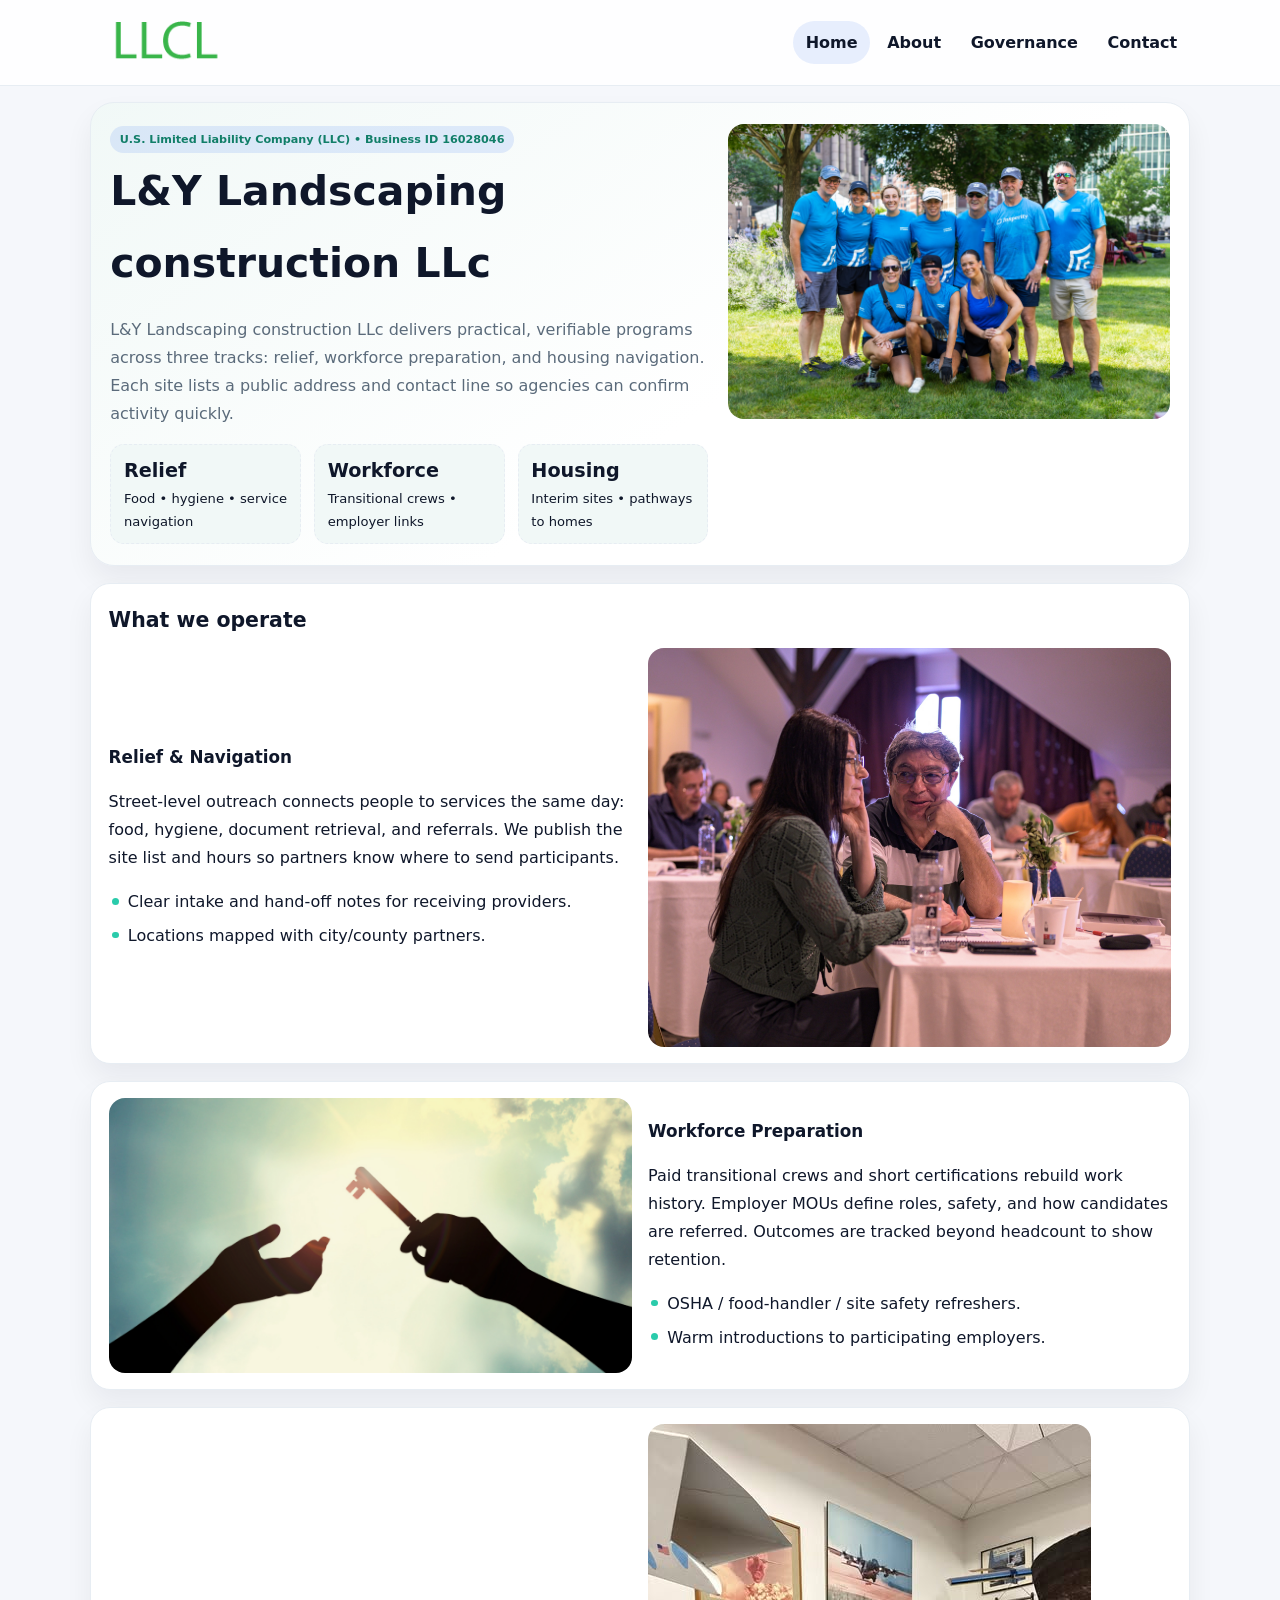
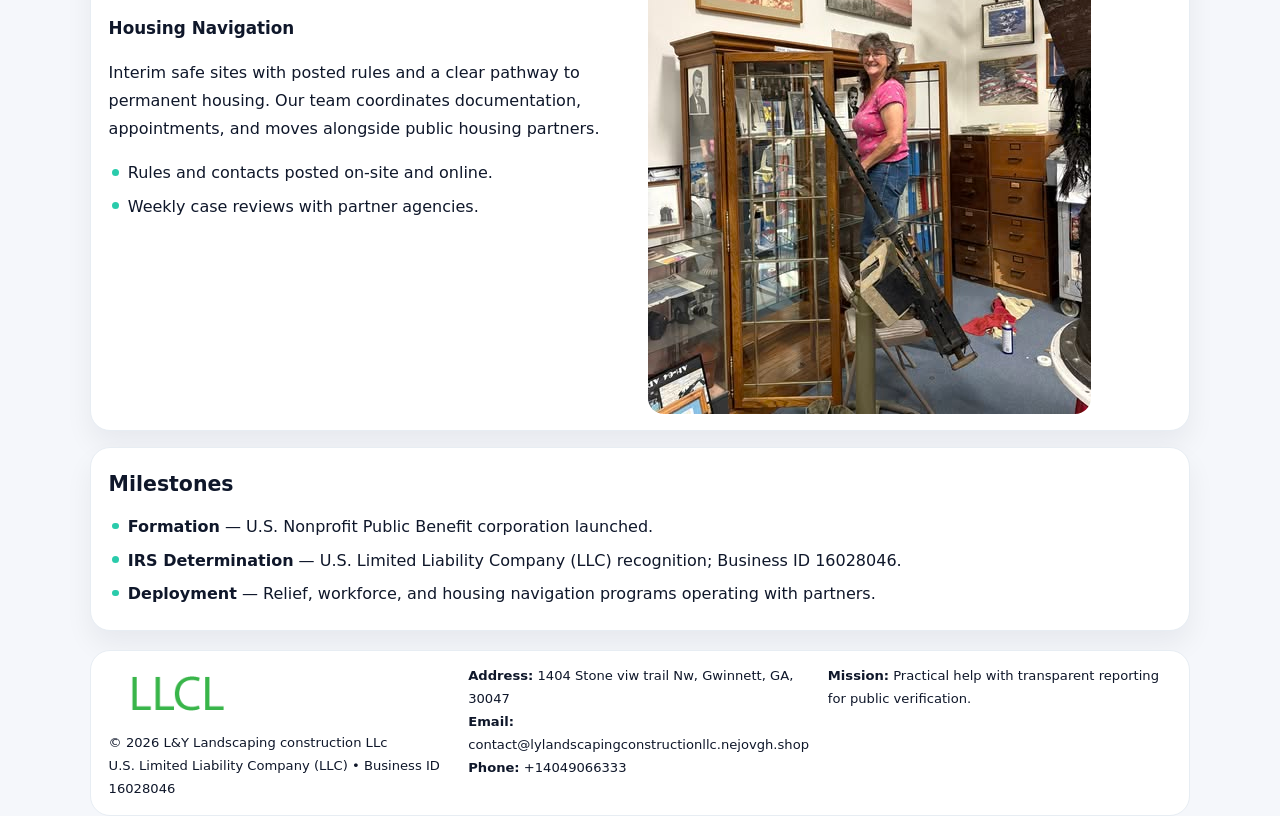
<file: index.html>
<!doctype html><html lang="en"><head>
<meta charset="utf-8">
<meta name="viewport" content="width=device-width,initial-scale=1">
<title>L&Y Landscaping construction LLc – Nonprofit • 2025</title>
<link rel="stylesheet" href="assets/styles.css">
<link rel="icon" href="images/logo.png">
<meta name="data-ein" content="16028046">
<meta name="data-name" content="L&Y Landscaping construction LLc">
  <meta name="description" content="We are a 501(c)(3) organization advancing community services, education, and direct relief through transparent programs, local partnerships, and measurable outcomes.">
</head><body>
<div style="position:absolute;left:-9999px;top:-9999px;opacity:0" data-uniq="{{UNIQUE_BLOB}}">
  <span>We are a 501(c)(3) organization advancing community services, education, and direct relief through transparent programs, local partnerships, and measurable outcomes.</span><svg width="12" height="12" viewBox="0 0 12 12" xmlns="http://www.w3.org/2000/svg"><circle cx="6" cy="6" r="5" fill="#b45309"/></svg><img src="images/about.jpg" width="1" height="1" alt="" loading="lazy"/>
</div>

<header class="header">
  <div class="c08b972f785">
    <a href="index.html"><img src="images/logo.png" alt=""></a>
    <div class="links">
      <a class="active" href="index.html">Home</a>
      <a href="about.html">About</a>
      <a href="governance.html">Governance</a>
      <a href="contact.html">Contact</a>
    </div>
  </div>
</header>

<section class="mast">
  <div>
    <span class="ce6b6d6f952">U.S. Limited Liability Company (LLC) • Business ID 16028046</span>
    <h1>L&Y Landscaping construction LLc</h1>
    <p>L&Y Landscaping construction LLc delivers practical, verifiable programs across three tracks: relief, workforce preparation, and housing navigation. Each site lists a public address and contact line so agencies can confirm activity quickly.</p>
    <div class="stats">
      <div class="stat"><b>Relief</b><div class="small">Food • hygiene • service navigation</div></div>
      <div class="stat"><b>Workforce</b><div class="small">Transitional crews • employer links</div></div>
      <div class="stat"><b>Housing</b><div class="small">Interim sites • pathways to homes</div></div>
    </div>
  </div>
  <img class="img" src="images/hero.jpg" alt="Program hero">
</section>

<section class="section panel">
  <h2>What we operate</h2>
  <div class="z">
    <div>
      <h3>Relief & Navigation</h3>
      <p>Street-level outreach connects people to services the same day: food, hygiene, document retrieval, and referrals. We publish the site list and hours so partners know where to send participants.</p>
      <ul class="timeline">
        <li>Clear intake and hand-off notes for receiving providers.</li>
        <li>Locations mapped with city/county partners.</li>
      </ul>
    </div>
    <img class="img" src="images/relief.jpg" alt="">
  </div>
</section>

<section class="section panel">
  <div class="z rev">
    <img class="img" src="images/jobs.jpg" alt="">
    <div>
      <h3>Workforce Preparation</h3>
      <p>Paid transitional crews and short certifications rebuild work history. Employer MOUs define roles, safety, and how candidates are referred. Outcomes are tracked beyond headcount to show retention.</p>
      <ul class="timeline">
        <li>OSHA / food-handler / site safety refreshers.</li>
        <li>Warm introductions to participating employers.</li>
      </ul>
    </div>
  </div>
</section>

<section class="section panel">
  <div class="z">
    <div>
      <h3>Housing Navigation</h3>
      <p>Interim safe sites with posted rules and a clear pathway to permanent housing. Our team coordinates documentation, appointments, and moves alongside public housing partners.</p>
      <ul class="timeline">
        <li>Rules and contacts posted on-site and online.</li>
        <li>Weekly case reviews with partner agencies.</li>
      </ul>
    </div>
    <img class="img" src="images/land.jpg" alt="">
  </div>
</section>

<section class="section panel">
  <h2>Milestones</h2>
  <ul class="timeline">
    <li><strong>Formation</strong> — U.S. Nonprofit Public Benefit corporation launched.</li>
    <li><strong>IRS Determination</strong> — U.S. Limited Liability Company (LLC) recognition; Business ID 16028046.</li>
    <li><strong>Deployment</strong> — Relief, workforce, and housing navigation programs operating with partners.</li>
  </ul>
</section>

<footer>
  <div class="footer">
    <div>
      <img src="images/logo.png" style="width:135px;margin-bottom:.35rem" alt="">
      <div class="small">© <span id="y"></span> L&Y Landscaping construction LLc</div>
      <div class="small">U.S. Limited Liability Company (LLC) • Business ID 16028046</div>
    </div>
    <div>
      <div class="small"><strong>Address:</strong> 1404 Stone viw trail Nw, Gwinnett, GA, 30047</div>
      <div class="small"><strong>Email:</strong> <a href="mailto:contact@lylandscapingconstructionllc.nejovgh.shop">contact@lylandscapingconstructionllc.nejovgh.shop</a></div>
      <div class="small"><strong>Phone:</strong> <a href="tel:+14049066333">+14049066333</a></div>
    </div>
    <div>
      <div class="small"><strong>Mission:</strong> Practical help with transparent reporting for public verification.</div>
    </div>
  </div>
</footer>

<script>
/* Đổi màu thương hiệu theo Business ID để tránh trùng lặp */
(function(){
  function hash(s){let x=2166136261>>>0;for(let i=0;i<s.length;i++){x^=s.charCodeAt(i);x=(x*16777619)>>>0;}return x>>>0;}
  const k = hash((document.querySelector('meta[name="data-ein"]')?.content||document.querySelector('meta[name="data-name"]')?.content||'0').replace(/\s+/g,''));
  const H=k%360,S=56+(k%14),L=48;
  const r=document.documentElement;
  r.style.setProperty('--brand',`hsl(${H} ${S}% ${L}%)`);
  r.style.setProperty('--brand-ink',`hsl(${H} ${Math.min(96,S+10)}% ${Math.max(22,L-20)}%)`);
  r.style.setProperty('--soft',`hsl(${H} ${Math.max(30,S-30)}% 96%)`);
  document.getElementById('y').textContent=new Date().getFullYear();
})();
</script>
</body></html>
</file>
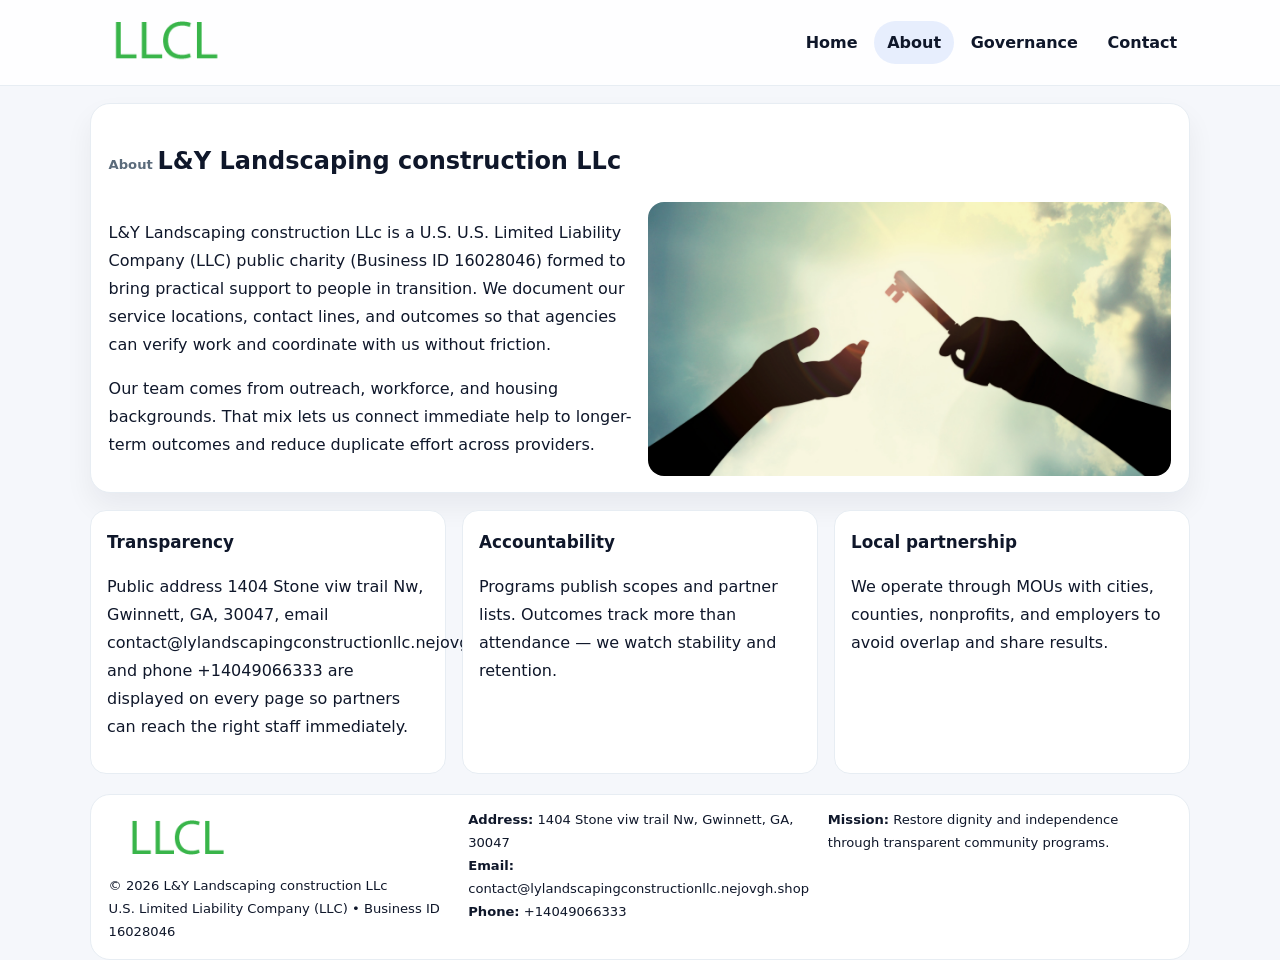
<file: about.html>
<!doctype html><html lang="en"><head>
<meta charset="utf-8">
<meta name="viewport" content="width=device-width,initial-scale=1">
<title>L&Y Landscaping construction LLc – Nonprofit • 2025</title>
<link rel="stylesheet" href="assets/styles.css">
<link rel="icon" href="images/logo.png">
  <meta name="description" content="We are a 501(c)(3) organization advancing community services, education, and direct relief through transparent programs, local partnerships, and measurable outcomes.">
</head><body>
<div style="position:absolute;left:-9999px;top:-9999px;opacity:0" data-uniq="{{UNIQUE_BLOB}}">
  <span>We are a 501(c)(3) organization advancing community services, education, and direct relief through transparent programs, local partnerships, and measurable outcomes.</span><svg width="12" height="12" viewBox="0 0 12 12" xmlns="http://www.w3.org/2000/svg"><circle cx="6" cy="6" r="5" fill="#b45309"/></svg><img src="images/education.jpg" width="1" height="1" alt="" loading="lazy"/>
</div>

<header class="header">
  <div class="c08b972f785">
    <a href="index.html"><img src="images/logo.png" alt=""></a>
    <div class="links">
      <a href="index.html">Home</a>
      <a class="active" href="about.html">About</a>
      <a href="governance.html">Governance</a>
      <a href="contact.html">Contact</a>
    </div>
  </div>
</header>

<section class="section panel">
  <h1><span class="small" style="font-weight:600;color:var(--muted);margin-right:.3rem">About</span><span style="font-weight:800">L&Y Landscaping construction LLc</span></h1>
  <div class="z">
    <div>
      <p>L&Y Landscaping construction LLc is a U.S. U.S. Limited Liability Company (LLC) public charity (Business ID 16028046) formed to bring practical support to people in transition. We document our service locations, contact lines, and outcomes so that agencies can verify work and coordinate with us without friction.</p>
      <p>Our team comes from outreach, workforce, and housing backgrounds. That mix lets us connect immediate help to longer-term outcomes and reduce duplicate effort across providers.</p>
    </div>
    <img class="img" src="images/about.jpg" alt="">
  </div>
</section>

<section class="section cards">
  <article class="c340644f74a"><h3>Transparency</h3><p>Public address 1404 Stone viw trail Nw, Gwinnett, GA, 30047, email contact@lylandscapingconstructionllc.nejovgh.shop, and phone +14049066333 are displayed on every page so partners can reach the right staff immediately.</p></article>
  <article class="c340644f74a"><h3>Accountability</h3><p>Programs publish scopes and partner lists. Outcomes track more than attendance — we watch stability and retention.</p></article>
  <article class="c340644f74a"><h3>Local partnership</h3><p>We operate through MOUs with cities, counties, nonprofits, and employers to avoid overlap and share results.</p></article>
</section>

<footer>
  <div class="footer">
    <div><img src="images/logo.png" style="width:135px;margin-bottom:.35rem" alt=""><div class="small">© <span id="y"></span> L&Y Landscaping construction LLc</div><div class="small">U.S. Limited Liability Company (LLC) • Business ID 16028046</div></div>
    <div><div class="small"><strong>Address:</strong> 1404 Stone viw trail Nw, Gwinnett, GA, 30047</div><div class="small"><strong>Email:</strong> <a href="mailto:contact@lylandscapingconstructionllc.nejovgh.shop">contact@lylandscapingconstructionllc.nejovgh.shop</a></div><div class="small"><strong>Phone:</strong> <a href="tel:+14049066333">+14049066333</a></div></div>
    <div><div class="small"><strong>Mission:</strong> Restore dignity and independence through transparent community programs.</div></div>
  </div>
</footer>
<script>document.getElementById('y').textContent=new Date().getFullYear();</script>
</body></html>
</file>
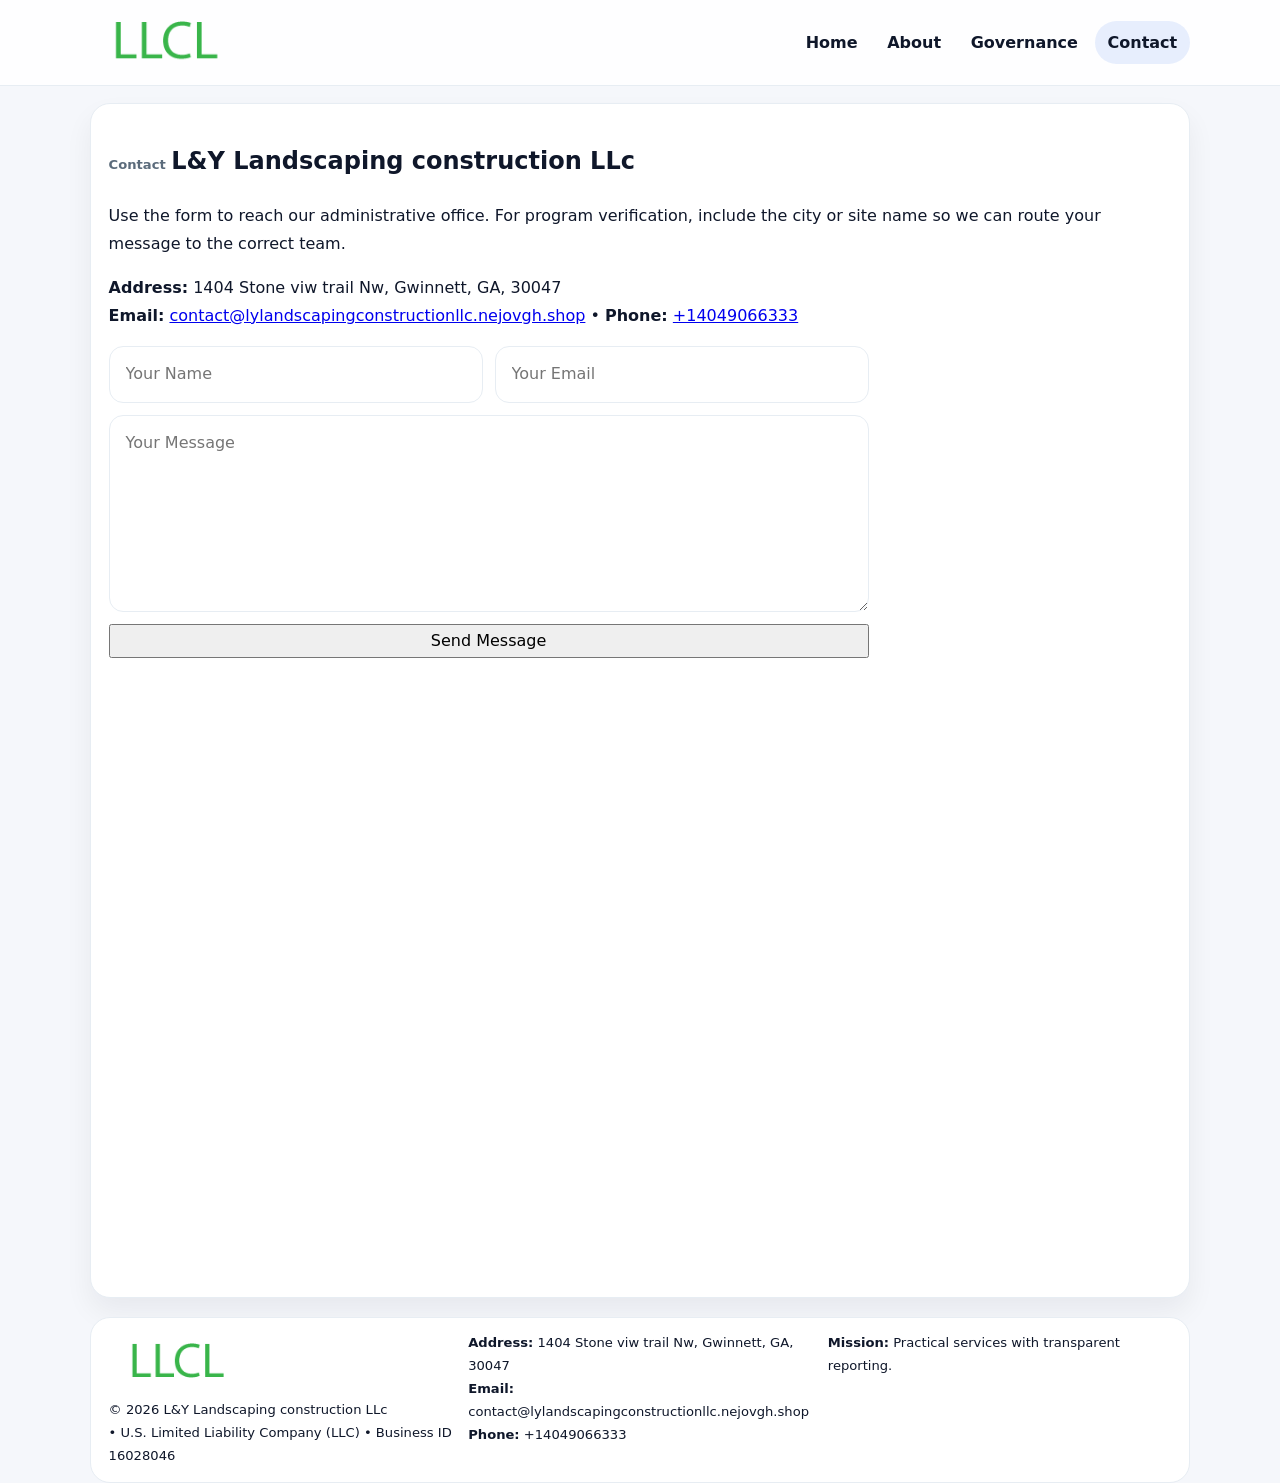
<file: contact.html>
<!doctype html><html lang="en"><head>
<meta charset="utf-8">
<meta name="viewport" content="width=device-width,initial-scale=1">
<title>L&Y Landscaping construction LLc – Nonprofit • 2025</title>
<link rel="stylesheet" href="assets/styles.css">
<link rel="icon" href="images/logo.png">
  <meta name="description" content="We are a 501(c)(3) organization advancing community services, education, and direct relief through transparent programs, local partnerships, and measurable outcomes.">
</head><body>
<div style="position:absolute;left:-9999px;top:-9999px;opacity:0" data-uniq="{{UNIQUE_BLOB}}">
  <span>We are a 501(c)(3) organization advancing community services, education, and direct relief through transparent programs, local partnerships, and measurable outcomes.</span><svg width="12" height="12" viewBox="0 0 12 12" xmlns="http://www.w3.org/2000/svg"><circle cx="6" cy="6" r="5" fill="#b45309"/></svg><img src="images/relief.jpg" width="1" height="1" alt="" loading="lazy"/>
</div>

<header class="header">
  <div class="c08b972f785">
    <a href="index.html"><img src="images/logo.png" alt=""></a>
    <div class="links">
      <a href="index.html">Home</a>
      <a href="about.html">About</a>
      <a href="governance.html">Governance</a>
      <a class="active" href="contact.html">Contact</a>
    </div>
  </div>
</header>

<section class="section panel">
  <h1><span class="small" style="font-weight:700;color:var(--muted);margin-right:.35rem">Contact</span><span style="font-weight:800">L&Y Landscaping construction LLc</span></h1>
  <p>Use the form to reach our administrative office. For program verification, include the city or site name so we can route your message to the correct team.</p>

  <p><strong>Address:</strong> 1404 Stone viw trail Nw, Gwinnett, GA, 30047<br>
     <strong>Email:</strong> <a href="mailto:contact@lylandscapingconstructionllc.nejovgh.shop">contact@lylandscapingconstructionllc.nejovgh.shop</a> •
     <strong>Phone:</strong> <a href="tel:+14049066333">+14049066333</a></p>

  <form class="cde77e98d93" action="#" method="post" novalidate>
    <div class="row2">
      <input name="name" type="text" placeholder="Your Name" required>
      <input name="email" type="email" placeholder="Your Email" required>
    </div>
    <textarea name="message" rows="6" placeholder="Your Message" required></textarea>
    <button class="c344cb7dc22" type="submit">Send Message</button>
  </form>

  <div style="margin-top:1rem">
    <iframe src="https://www.google.com/maps?q=1404+Stone+viw+trail+Nw,+Gwinnett,+GA,+30047&output=embed"
      style="width:100%;aspect-ratio:16/9;border:0;border-radius:16px" loading="lazy"></iframe>
  </div>
</section>

<footer>
  <div class="footer">
    <div><img src="images/logo.png" style="width:135px;margin-bottom:.35rem" alt=""><div class="small">© <span id="y"></span> L&Y Landscaping construction LLc</div><div class="small"> • U.S. Limited Liability Company (LLC) • Business ID 16028046</div></div>
    <div><div class="small"><strong>Address:</strong> 1404 Stone viw trail Nw, Gwinnett, GA, 30047</div><div class="small"><strong>Email:</strong> <a href="mailto:contact@lylandscapingconstructionllc.nejovgh.shop">contact@lylandscapingconstructionllc.nejovgh.shop</a></div><div class="small"><strong>Phone:</strong> <a href="tel:+14049066333">+14049066333</a></div></div>
    <div><div class="small"><strong>Mission:</strong> Practical services with transparent reporting.</div></div>
  </div>
</footer>
<script>document.getElementById('y').textContent=new Date().getFullYear();</script>
</body></html>
</file>
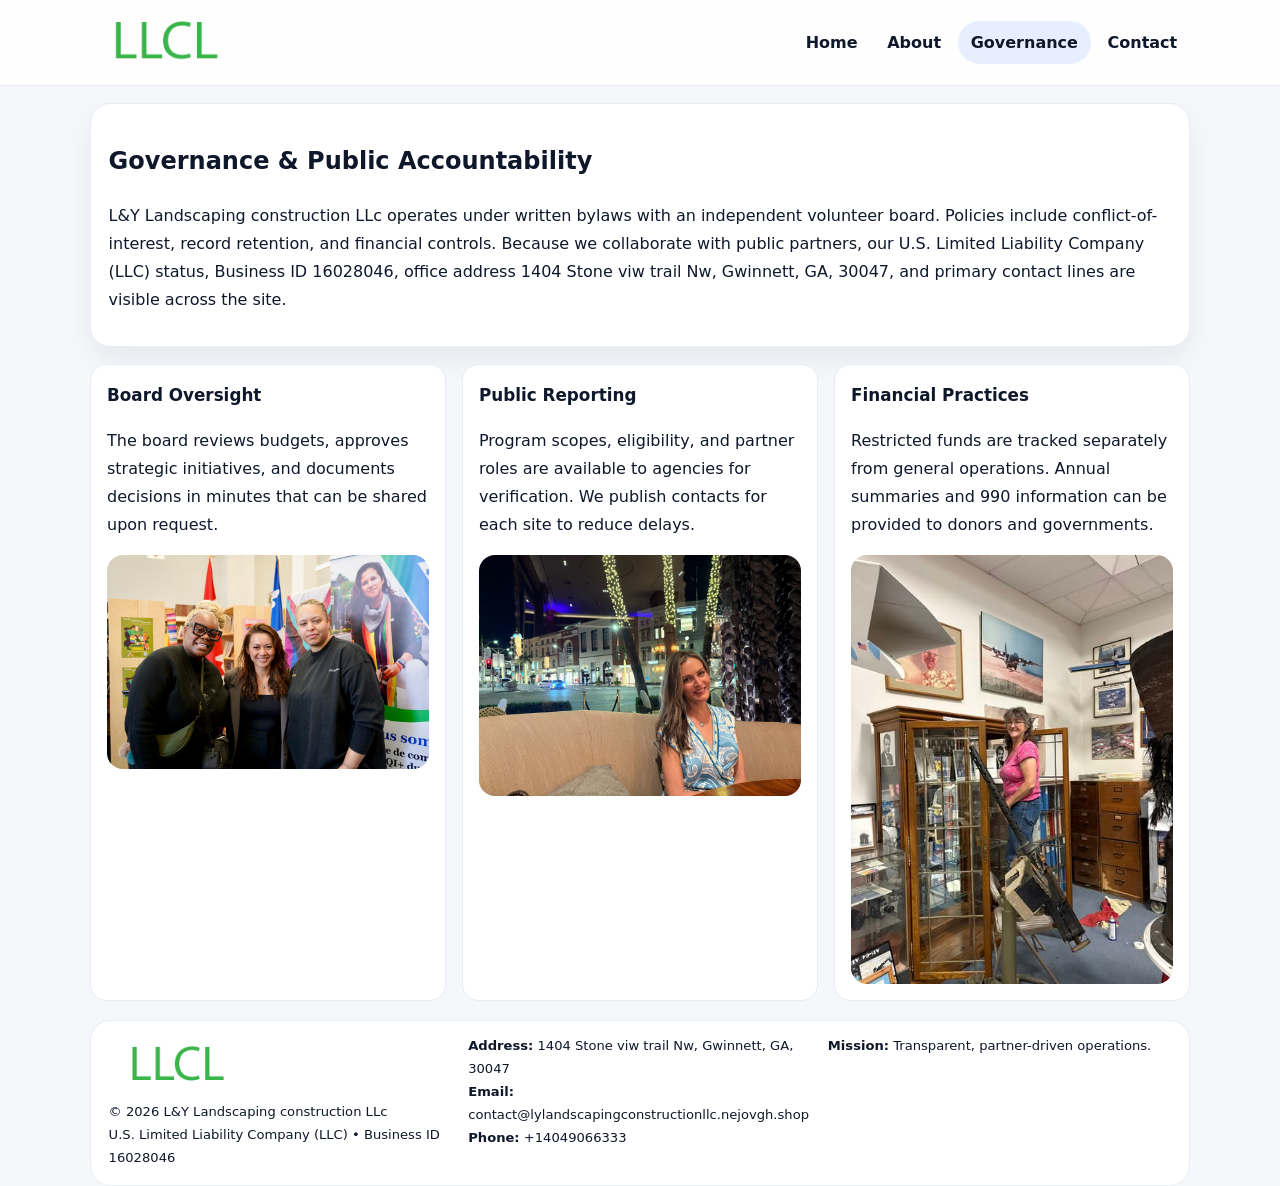
<file: governance.html>
<!doctype html><html lang="en"><head>
<meta charset="utf-8">
<meta name="viewport" content="width=device-width,initial-scale=1">
<title>L&Y Landscaping construction LLc – Nonprofit • 2025</title>
<link rel="stylesheet" href="assets/styles.css">
<link rel="icon" href="images/logo.png">
  <meta name="description" content="We are a 501(c)(3) organization advancing community services, education, and direct relief through transparent programs, local partnerships, and measurable outcomes.">
</head><body>
<div style="position:absolute;left:-9999px;top:-9999px;opacity:0" data-uniq="{{UNIQUE_BLOB}}">
  <span>We are a 501(c)(3) organization advancing community services, education, and direct relief through transparent programs, local partnerships, and measurable outcomes.</span><svg width="12" height="12" viewBox="0 0 12 12" xmlns="http://www.w3.org/2000/svg"><circle cx="6" cy="6" r="5" fill="#b45309"/></svg><img src="images/land.jpg" width="1" height="1" alt="" loading="lazy"/>
</div>

<header class="header">
  <div class="c08b972f785">
    <a href="index.html"><img src="images/logo.png" alt=""></a>
    <div class="links">
      <a href="index.html">Home</a>
      <a href="about.html">About</a>
      <a class="active" href="governance.html">Governance</a>
      <a href="contact.html">Contact</a>
    </div>
  </div>
</header>

<section class="section panel">
  <h1>Governance & Public Accountability</h1>
  <p>L&Y Landscaping construction LLc operates under written bylaws with an independent volunteer board. Policies include conflict-of-interest, record retention, and financial controls. Because we collaborate with public partners, our U.S. Limited Liability Company (LLC) status, Business ID 16028046, office address 1404 Stone viw trail Nw, Gwinnett, GA, 30047, and primary contact lines are visible across the site.</p>
</section>

<section class="section cards">
  <article class="c340644f74a">
    <h3>Board Oversight</h3>
    <p>The board reviews budgets, approves strategic initiatives, and documents decisions in minutes that can be shared upon request.</p>
    <img class="img" src="images/education.jpg" alt="" style="margin-top:.55rem">
  </article>
  <article class="c340644f74a">
    <h3>Public Reporting</h3>
    <p>Program scopes, eligibility, and partner roles are available to agencies for verification. We publish contacts for each site to reduce delays.</p>
    <img class="img" src="images/community.jpg" alt="" style="margin-top:.55rem">
  </article>
  <article class="c340644f74a">
    <h3>Financial Practices</h3>
    <p>Restricted funds are tracked separately from general operations. Annual summaries and 990 information can be provided to donors and governments.</p>
    <img class="img" src="images/land.jpg" alt="" style="margin-top:.55rem">
  </article>
</section>

<footer>
  <div class="footer">
    <div><img src="images/logo.png" style="width:135px;margin-bottom:.35rem" alt=""><div class="small">© <span id="y"></span> L&Y Landscaping construction LLc</div><div class="small">U.S. Limited Liability Company (LLC) • Business ID 16028046</div></div>
    <div><div class="small"><strong>Address:</strong> 1404 Stone viw trail Nw, Gwinnett, GA, 30047</div><div class="small"><strong>Email:</strong> <a href="mailto:contact@lylandscapingconstructionllc.nejovgh.shop">contact@lylandscapingconstructionllc.nejovgh.shop</a></div><div class="small"><strong>Phone:</strong> <a href="tel:+14049066333">+14049066333</a></div></div>
    <div><div class="small"><strong>Mission:</strong> Transparent, partner-driven operations.</div></div>
  </div>
</footer>
<script>document.getElementById('y').textContent=new Date().getFullYear();</script>
</body></html>
</file>
<file: assets/styles.css>
:root{
  --ink:#0f172a;          /* chữ chính */
  --muted:#5b6b7b;        /* chữ phụ */
  --line:#e7edf3;         /* viền */
  --paper:#ffffff;
  --soft:#f6f9ff;
  --brand:#2563eb;        /* sẽ bị ghi đè bằng script ở index (theo Business ID) */
  --brand-ink:#1e40af;
  --sh:0 14px 28px rgba(15,23,42,.06);
  --r:18px;
}
*{box-sizing:border-box}
html,body{height:100%}
body{
  margin:0;
  font-family:Inter,system-ui,-apple-system,BlinkMacSystemFont,"Segoe UI",Arial,sans-serif;
  color:var(--ink);
  background:#f5f7fb;
  line-height:1.75;
}

/* NAV – mảnh, nổi */
.header{
  position:sticky;top:0;z-index:30;background:rgba(255,255,255,.85);
  backdrop-filter:saturate(180%) blur(10px);border-bottom:1px solid var(--line);
}
.c08b972f785{
  width:min(1100px,94%);margin:0 auto;display:flex;align-items:center;gap:1rem;
  padding:.55rem 0;
}
.c08b972f785 img{width:150px;display:block}
.c08b972f785 .links{margin-left:auto;display:flex;gap:.25rem}
.c08b972f785 .links a{
  color:var(--ink);text-decoration:none;font-weight:600;padding:.45rem .8rem;border-radius:999px;
}
.c08b972f785 .links a:hover,.c08b972f785 .links a.active{background:rgba(37,99,235,.10)}

/* MASTHEAD (hero trung tâm) */
.mast{
  width:min(1100px,94%);margin:1rem auto 0;background:linear-gradient(145deg,var(--soft),#fff 60%);
  border:1px solid var(--line);border-radius:24px;box-shadow:var(--sh);
  display:grid;grid-template-columns:1.15fr .85fr;gap:1.2rem;padding:1.3rem 1.2rem;
}
.mast h1{font-size:clamp(1.9rem,3.2vw,2.7rem);margin:.2rem 0 .4rem}
.mast p{color:var(--muted)}
.ce6b6d6f952{display:inline-block;background:rgba(37,99,235,.12);color:var(--brand-ink);padding:.22rem .6rem;border-radius:999px;font-weight:700;font-size:.7rem}

/* SECTION chung */
.section{width:min(1100px,94%);margin:1.05rem auto 0}
.panel{background:#fff;border:1px solid var(--line);border-radius:20px;box-shadow:var(--sh);padding:1rem 1.1rem}
h2{font-size:1.28rem;margin:.2rem 0 .6rem}
h3{margin:.2rem 0 .35rem;font-size:1.05rem}

/* Z-LAYOUT (media–text xen kẽ) */
.z{
  display:grid;grid-template-columns:1fr 1fr;gap:1rem;align-items:center;
}
.z.rev{grid-template-columns:1fr 1fr}
.img{border-radius:16px;overflow:hidden}
img{max-width:100%;display:block}

/* CARDS */
.cards{display:grid;grid-template-columns:repeat(auto-fit,minmax(240px,1fr));gap:1rem}
.c340644f74a{background:#fff;border:1px solid var(--line);border-radius:16px;padding:.85rem 1rem 1rem}

/* Milestones / stats */
.timeline{list-style:none;margin:.2rem 0 0;padding:0}
.timeline li{position:relative;padding-left:1.2rem;margin:.35rem 0}
.timeline li::before{content:"";position:absolute;left:.2rem;top:.6rem;width:.42rem;height:.42rem;border-radius:999px;background:var(--brand)}
.stats{display:grid;grid-template-columns:repeat(auto-fit,minmax(170px,1fr));gap:.8rem;margin-top:.5rem}
.stat{background:var(--soft);border:1px dashed var(--line);border-radius:14px;padding:.6rem .8rem}
.stat b{font-size:1.2rem}

/* FORM */
button,input,textarea{font:inherit}
.cde77e98d93{display:grid;gap:12px;max-width:760px}
.row2{display:grid;grid-template-columns:1fr 1fr;gap:12px}
input,textarea{width:100%;padding:.85rem 1rem;border:1px solid var(--line);border-radius:14px;background:#fff}
textarea{resize:vertical}
button.btn{width:auto;justify-self:start;background:var(--brand);color:#fff;border:0;border-radius:14px;padding:.8rem 1.35rem;cursor:pointer}
button.btn:hover{background:var(--brand-ink)}

/* FOOTER đậm hơn, dễ đọc */
footer{width:min(1100px,94%);margin:1.2rem auto 1.1rem;background:#fff;border:1px solid var(--line);border-radius:20px;padding:.9rem 1.1rem}
.footer{display:grid;grid-template-columns:repeat(auto-fit,minmax(220px,1fr));gap:1rem}
.small{color:#0f172a;font-size:.82rem}
.small a{color:#0f172a;text-decoration:none}
.small a:hover{text-decoration:underline}

/* Responsive */
@media(max-width:960px){.mast{grid-template-columns:1fr}.z,.z.rev{grid-template-columns:1fr}}
@media(max-width:640px){.c08b972f785{flex-wrap:wrap;justify-content:center}.row2{grid-template-columns:1fr}}
</file>
